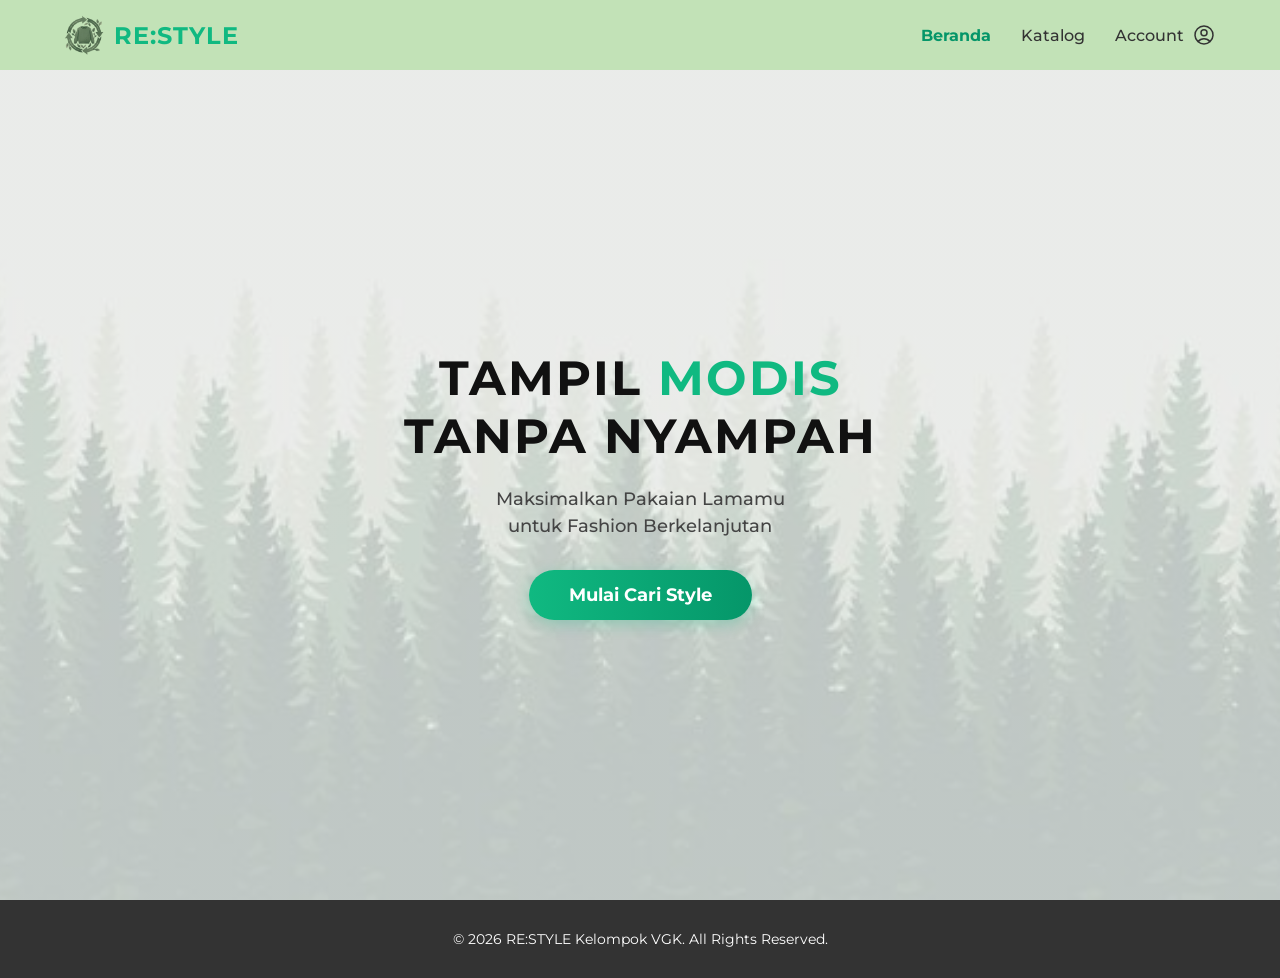
<file: index.html>
<!DOCTYPE html>
<html lang="id">
  <head>
    <meta charset="UTF-8" />
    <meta name="viewport" content="width=device-width, initial-scale=1.0" />
    <title>RE:STYLE - Tampil Modis Tanpa Nyampah</title>
    <link rel="stylesheet" href="style.css" />
    <link rel="preconnect" href="https://fonts.googleapis.com" />
    <link rel="preconnect" href="https://fonts.gstatic.com" crossorigin />
    <link
      href="https://fonts.googleapis.com/css2?family=Montserrat:wght@400;700&display=swap"
      rel="stylesheet"
    />
  </head>
  <body>
    <header id="navbar-component" class="navbar"></header>

    <main class="hero">
      <div class="hero-content">
        <h1 class="hero-title">
          TAMPIL <span class="green-highlight">MODIS</span>
        </h1>
        <h1 class="hero-title">TANPA NYAMPAH</h1>

        <p class="hero-subtitle">
          Maksimalkan Pakaian Lamamu<br />untuk Fashion Berkelanjutan
        </p>

        <a href="katalog.html" class="btn-search">Mulai Cari Style</a>
      </div>
    </main>

    <footer id="footer-component" class="footer"></footer>

    <script src="component-loader.js"></script>
  </body>
</html>
</file>
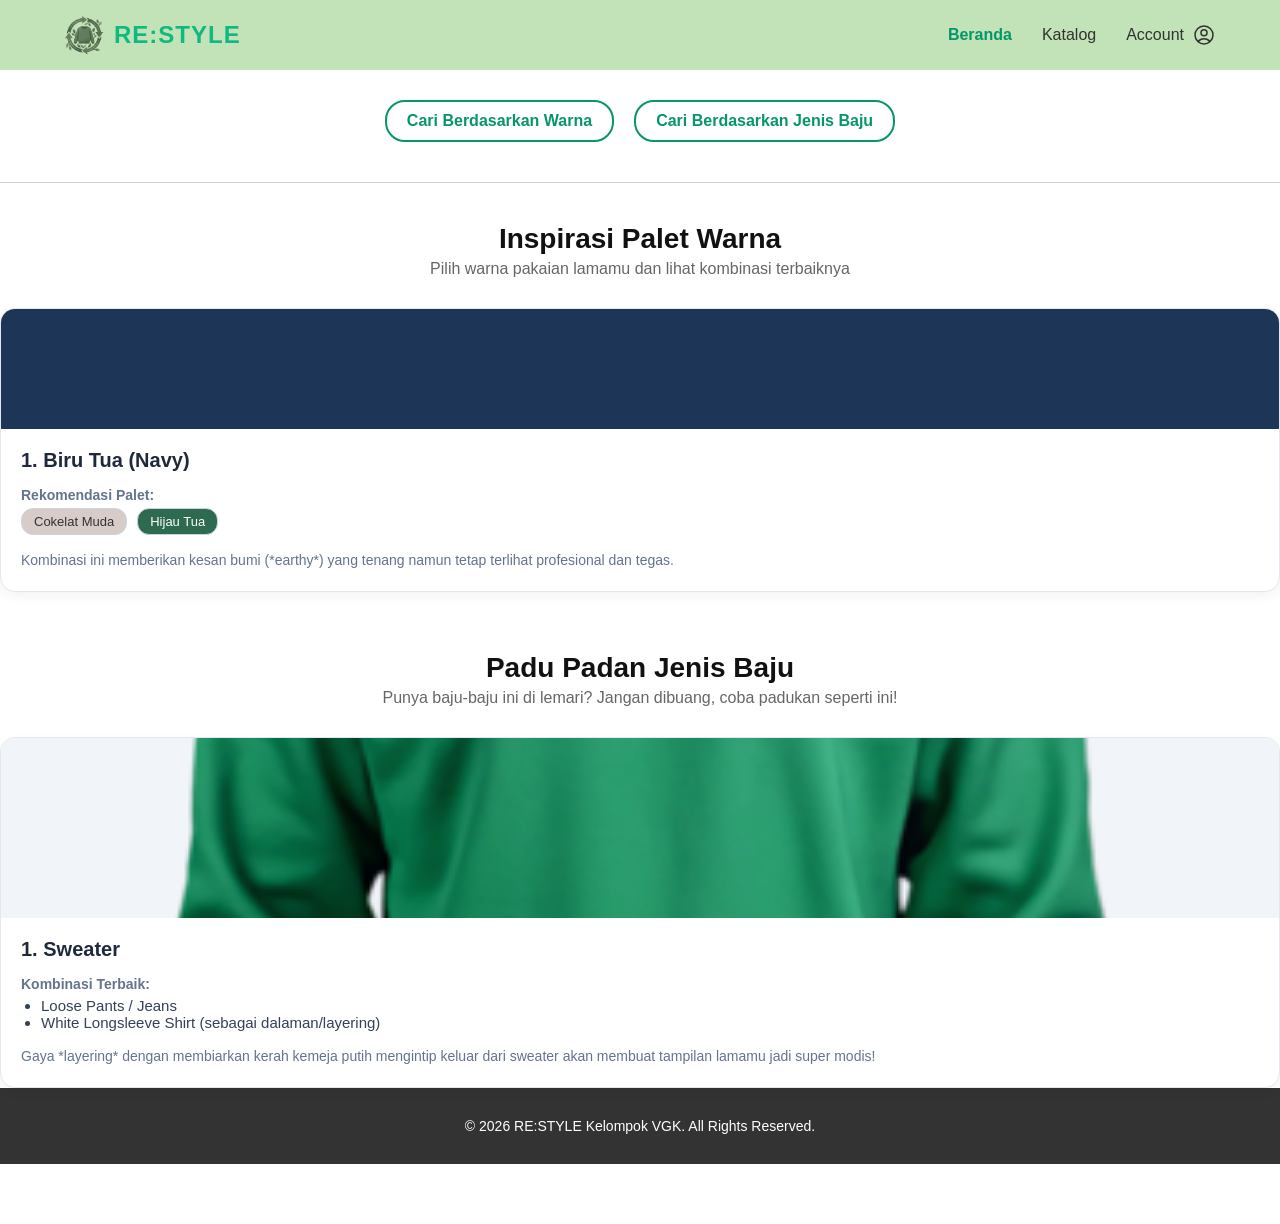
<file: katalog.html>
<!DOCTYPE html>
<html lang="en">
  <head>
    <meta charset="UTF-8" />
    <meta name="viewport" content="width=device-width, initial-scale=1.0" />
    <title>Katalog styling</title>
    <link rel="stylesheet" href="style.css" />
  </head>
  <body>
    <header id="navbar-component" class="navbar"></header>

    <!-- ================= MENU NAVIGASI LOKAL ================= -->
    <div class="katalog-nav">
        <a href="#kategori-warna" class="btn-subnav">Cari Berdasarkan Warna</a>
        <a href="#kategori-baju" class="btn-subnav">Cari Berdasarkan Jenis Baju</a>
      </div>
      
      <hr class="separator" />
      
      <!-- ================= SEKSI 1: KATALOG WARNA ================= -->
      <section id="kategori-warna" class="section-katalog">
        <h2 class="section-title">Inspirasi Palet Warna</h2>
        <p class="section-subtitle">
          Pilih warna pakaian lamamu dan lihat kombinasi terbaiknya
        </p>
      
        <div class="grid-katalog">
          <!-- Kartu Warna 1 -->
          <div class="card-katalog">
            <!-- Lingkaran/Kotak Sampel Warna Utama -->
            <div class="color-preview" style="background-color: #1d3557"></div>
            <div class="card-body">
              <h3>1. Biru Tua (Navy)</h3>
              <p class="label-palette">Rekomendasi Palet:</p>
              <div class="palette-badges">
                <span class="badge" style="background-color: #d7ccc8; color: #333"
                  >Cokelat Muda</span
                >
                <span class="badge" style="background-color: #2d6a4f; color: #fff"
                  >Hijau Tua</span
                >
              </div>
              <p class="card-desc">
                Kombinasi ini memberikan kesan bumi (*earthy*) yang tenang namun tetap
                terlihat profesional dan tegas.
              </p>
            </div>
          </div>
      
          <!-- Kamu tinggal copy-paste kartu di atas sampai 5 buah untuk warna lainnya -->
        </div>
      </section>
      
      <!-- ================= SEKSI 2: KATALOG JENIS BAJU ================= -->
      <section id="kategori-baju" class="section-katalog">
        <h2 class="section-title">Padu Padan Jenis Baju</h2>
        <p class="section-subtitle">
          Punya baju-baju ini di lemari? Jangan dibuang, coba padukan seperti ini!
        </p>
      
        <div class="grid-katalog">
          <!-- Kartu Baju 1 -->
          <div class="card-katalog">
            <div class="image-preview">
              <!-- Taruh ilustrasi/foto baju atau kombinasi di sini -->
              <img
                src="assets/sweater-combo.png"
                alt="Kombinasi Sweater"
                class="katalog-img"
              />
            </div>
            <div class="card-body">
              <h3>1. Sweater</h3>
              <p class="label-palette">Kombinasi Terbaik:</p>
              <ul class="combo-list">
                <li>Loose Pants / Jeans</li>
                <li>White Longsleeve Shirt (sebagai dalaman/layering)</li>
              </ul>
              <p class="card-desc">
                Gaya *layering* dengan membiarkan kerah kemeja putih mengintip keluar
                dari sweater akan membuat tampilan lamamu jadi super modis!
              </p>
            </div>
          </div>
      
          <!-- copy-paste kartu baju sampai 4 buah untuk jenis baju lainnya -->
        </div>

        <footer id="footer-component" class="footer"></footer>

    <script src="component-loader.js"></script>
  </body>
</html>
</file>
<file: style.css>
/* Reset dasar browser agar tidak ada margin bawaan */
* {
  margin: 0;
  padding: 0;
  box-sizing: border-box;
  font-family: "Montserrat", sans-serif;
}

/* ================= DESAIN HEADER / NAVBAR ================= */
.navbar {
  background-color: #c2e2b7; /* Warna hijau muda sesuai screenshot */
  display: flex;
  justify-content: space-between; /* Memisah logo di kiri, menu di kanan */
  align-items: center;
  padding: 15px 5%;
  position: sticky; /* Membuat navbar tetap di atas saat di-scroll */
  top: 0;
  z-index: 1000;
}

.logo-area {
  display: flex;
  align-items: center;
  gap: 10px;
}

.logo-img {
  height: 40px; /* Atur tinggi logo */
}

.logo-text {
  font-size: 24px;
  font-weight: bold;
  color: #000000;
  letter-spacing: 1px;
}

.green-text {
  color: #10b981; /* Warna hijau untuk tulisan STYLE */
}

.nav-links {
  display: flex;
  align-items: center;
  gap: 30px; /* Jarak antar menu */
}

.nav-item {
  text-decoration: none;
  color: #333333;
  font-size: 16px;
  font-weight: 500;
}

.nav-item.active,
.nav-item:hover {
  color: #059669; /* Warna hijau gelap saat aktif/di-hover */
  font-weight: bold;
}

.account-menu {
  display: flex;
  align-items: center;
  gap: 8px;
}

.user-icon {
  width: 24px;
  height: 24px;
}

/* ================= DESAIN HERO SECTION (TENGAH) ================= */
.hero {
  /* Memakai linear-gradient transparan di atas gambar agar teks lebih terbaca */
  background: linear-gradient(
      rgba(255, 255, 255, 0.7),
      rgba(255, 255, 255, 0.7)
    ),
    url("assets/hero-bg.jpg");
  background-size: cover;
  background-position: center;
  background-repeat: no-repeat;
  min-height: calc(100vh - 70px); /* Memenuhi layar dikurangi tinggi navbar */
  display: flex;
  justify-content: center;
  align-items: center;
  text-align: center;
  padding: 20px;
}

.hero-title {
  font-size: 48px;
  font-weight: bold;
  color: #111111;
  line-height: 1.2;
  letter-spacing: 2px;
}

.green-highlight {
  color: #10b981;
}

.hero-subtitle {
  font-size: 18px;
  color: #444444;
  margin-top: 20px;
  margin-bottom: 30px;
  font-weight: 500;
  line-height: 1.5;
}

/* Tombol Mulai Cari Style */
.btn-search {
  display: inline-block;
  background: linear-gradient(to right, #10b981, #059669);
  color: white;
  padding: 14px 40px;
  border-radius: 30px;
  text-decoration: none;
  font-weight: bold;
  font-size: 18px;
  box-shadow: 0 4px 15px rgba(16, 185, 129, 0.3);
  transition: transform 0.2s, box-shadow 0.2s;
}

.btn-search:hover {
  transform: translateY(-3px); /* Efek melayang sedikit saat di-hover */
  box-shadow: 0 6px 20px rgba(16, 185, 129, 0.5);
}

/* ================= DESAIN FOOTER ================= */
.footer {
  background-color: #333333;
  color: #ffffff;
  text-align: center;
  padding: 15px;
  font-size: 14px;
}

/* Pengaturan Halaman Katalog */
.katalog-content {
  padding: 40px 5%;
  background-color: #f9fbf7; /* Warna latar belakang putih tulang agak kehijauan */
}

/* Navigasi Lokal */
.katalog-nav {
  display: flex;
  justify-content: center;
  gap: 20px;
  margin: 30px 0;
}

.btn-subnav {
  text-decoration: none;
  background-color: #ffffff;
  color: #059669;
  border: 2px solid #059669;
  padding: 10px 20px;
  border-radius: 20px;
  font-weight: bold;
  transition: 0.3s;
}

.btn-subnav:hover {
  background-color: #059669;
  color: white;
}

.separator {
  border: 0;
  height: 1px;
  background: #cbd5e1;
  margin: 40px 0;
}

/* Judul Seksi */
.section-katalog {
  margin-bottom: 60px;
  scroll-margin-top: 90px; /* Jarak scroll agar tidak tertutup navbar yang sticky */
}

.section-title {
  font-size: 28px;
  color: #111;
  text-align: center;
  margin-bottom: 5px;
}

.section-subtitle {
  font-size: 16px;
  color: #666;
  text-align: center;
  margin-bottom: 30px;
}

/* Layout Grid Otomatis (Sangat Responsive!) */
.grid-katalog {
  display: grid;
  grid-template-columns: repeat(auto-fit, minmax(280px, 1fr));
  gap: 30px;
}

/* Desain Kartu (Card) */
.card-katalog {
  background-color: #ffffff;
  border-radius: 15px;
  box-shadow: 0 4px 12px rgba(0, 0, 0, 0.05);
  overflow: hidden;
  border: 1px solid #e2e8f0;
  display: flex;
  flex-direction: column;
}

/* Preview Warna */
.color-preview {
  height: 120px;
  width: 100%;
}

/* Preview Gambar Baju */
.image-preview {
  height: 180px;
  background-color: #f1f5f9;
  display: flex;
  justify-content: center;
  align-items: center;
}

.katalog-img {
  width: 100%;
  height: 100%;
  object-fit: cover; /* Agar gambar pas di dalam kotak tanpa gepeng */
}

.card-body {
  padding: 20px;
  flex-grow: 1;
}

.card-body h3 {
  font-size: 20px;
  margin-bottom: 15px;
  color: #1e293b;
}

.label-palette {
  font-size: 14px;
  font-weight: bold;
  color: #64748b;
  margin-bottom: 5px;
}

/* Badges untuk warna palet */
.palette-badges {
  display: flex;
  gap: 10px;
  margin-bottom: 15px;
}

.badge {
  padding: 5px 12px;
  border-radius: 12px;
  font-size: 13px;
  font-weight: 500;
  border: 1px solid #cbd5e1;
}

/* List Kombinasi Baju */
.combo-list {
  margin-left: 20px;
  margin-bottom: 15px;
  color: #334155;
  font-size: 15px;
}

.card-desc {
  font-size: 14px;
  color: #64748b;
  line-height: 1.5;
}

/* Efek interaktif saat kartu disorot mouse */
.card-katalog:hover {
  transform: translateY(-5px);
  transition: 0.3s ease;
  box-shadow: 0 8px 24px rgba(0, 0, 0, 0.1);
}
</file>
